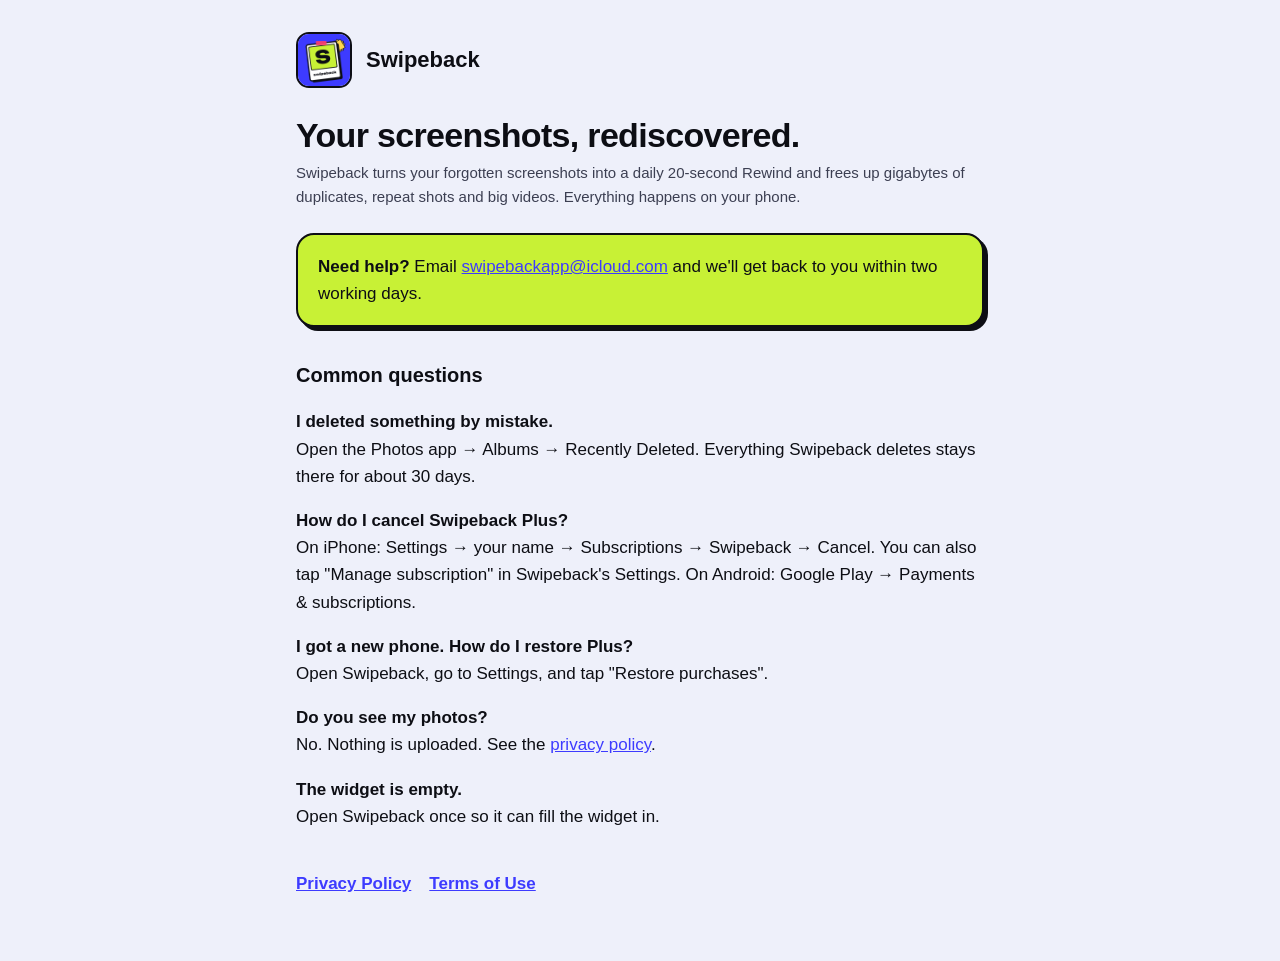
<file: index.html>
<!doctype html>
<html lang="en">
<head>
<meta charset="utf-8">
<meta name="viewport" content="width=device-width, initial-scale=1">
<title>Swipeback Support</title>
<link rel="icon" href="favicon.png">
<link rel="stylesheet" href="style.css">
</head>
<body>
<main>
  <header><img src="icon.png" alt=""><a href="index.html">Swipeback</a></header>
  <h1>Your screenshots, rediscovered.</h1>
  <p class="meta">Swipeback turns your forgotten screenshots into a daily 20-second Rewind and frees up gigabytes of duplicates, repeat shots and big videos. Everything happens on your phone.</p>

  <div class="box lime">
    <strong>Need help?</strong> Email <a href="mailto:swipebackapp@icloud.com">swipebackapp@icloud.com</a> and we'll get back to you within two working days.
  </div>

  <h2>Common questions</h2>
  <p><strong>I deleted something by mistake.</strong><br>Open the Photos app → Albums → Recently Deleted. Everything Swipeback deletes stays there for about 30 days.</p>
  <p><strong>How do I cancel Swipeback Plus?</strong><br>On iPhone: Settings → your name → Subscriptions → Swipeback → Cancel. You can also tap "Manage subscription" in Swipeback's Settings. On Android: Google Play → Payments &amp; subscriptions.</p>
  <p><strong>I got a new phone. How do I restore Plus?</strong><br>Open Swipeback, go to Settings, and tap "Restore purchases".</p>
  <p><strong>Do you see my photos?</strong><br>No. Nothing is uploaded. See the <a href="privacy.html">privacy policy</a>.</p>
  <p><strong>The widget is empty.</strong><br>Open Swipeback once so it can fill the widget in.</p>

  <nav><a href="privacy.html">Privacy Policy</a><a href="terms.html">Terms of Use</a></nav>
</main>
</body>
</html>
</file>
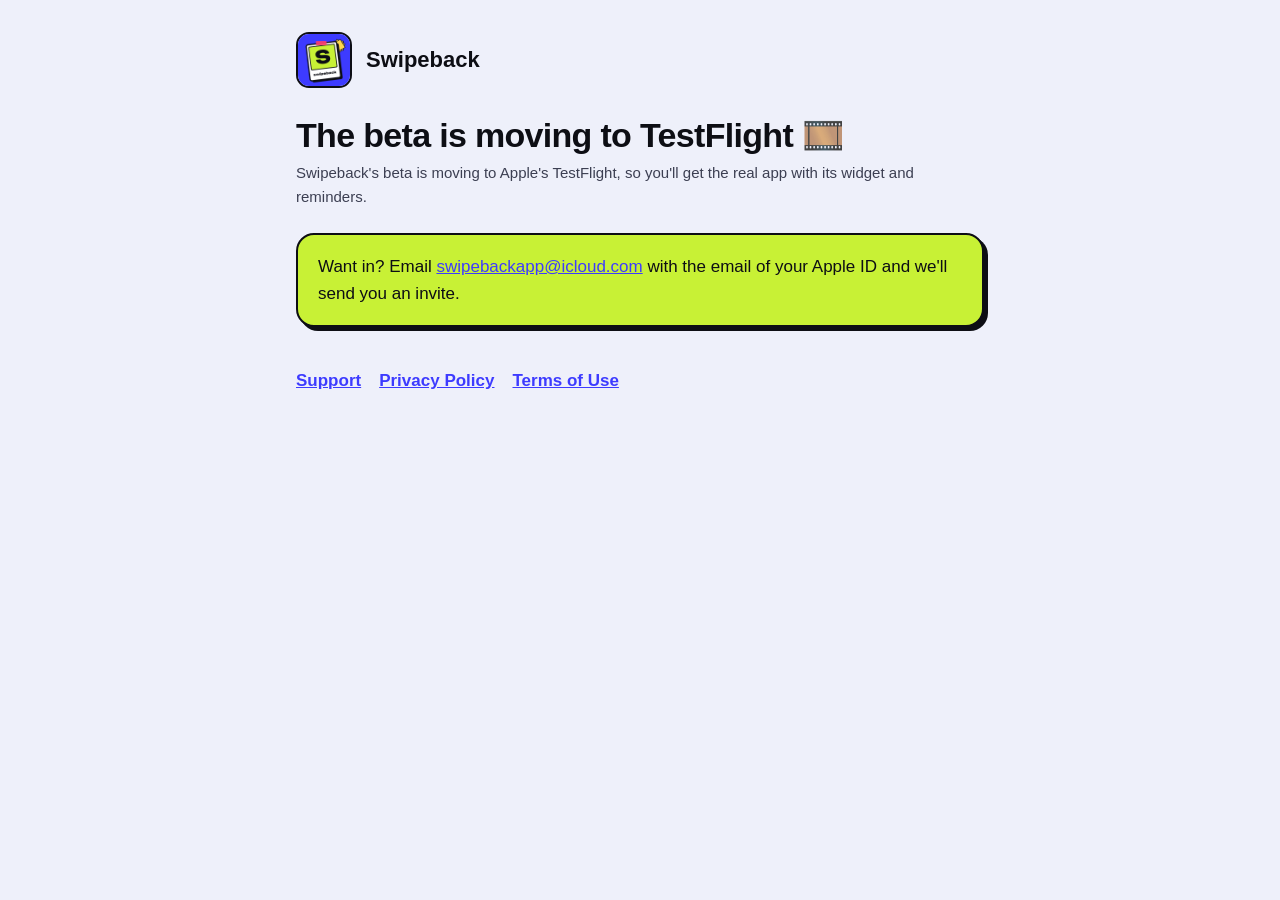
<file: beta.html>
<!doctype html>
<html lang="en">
<head>
<meta charset="utf-8">
<meta name="viewport" content="width=device-width, initial-scale=1">
<title>Swipeback beta</title>
<link rel="icon" href="favicon.png">
<link rel="stylesheet" href="style.css">
</head>
<body>
<main>
  <header><img src="icon.png" alt=""><a href="index.html">Swipeback</a></header>
  <h1>The beta is moving to TestFlight 🎞️</h1>
  <p class="meta">Swipeback's beta is moving to Apple's TestFlight, so you'll get the real app with its widget and reminders.</p>
  <div class="box lime">
    Want in? Email <a href="mailto:swipebackapp@icloud.com?subject=Swipeback%20beta">swipebackapp@icloud.com</a> with the email of your Apple ID and we'll send you an invite.
  </div>
  <nav><a href="index.html">Support</a><a href="privacy.html">Privacy Policy</a><a href="terms.html">Terms of Use</a></nav>
</main>
</body>
</html>
</file>
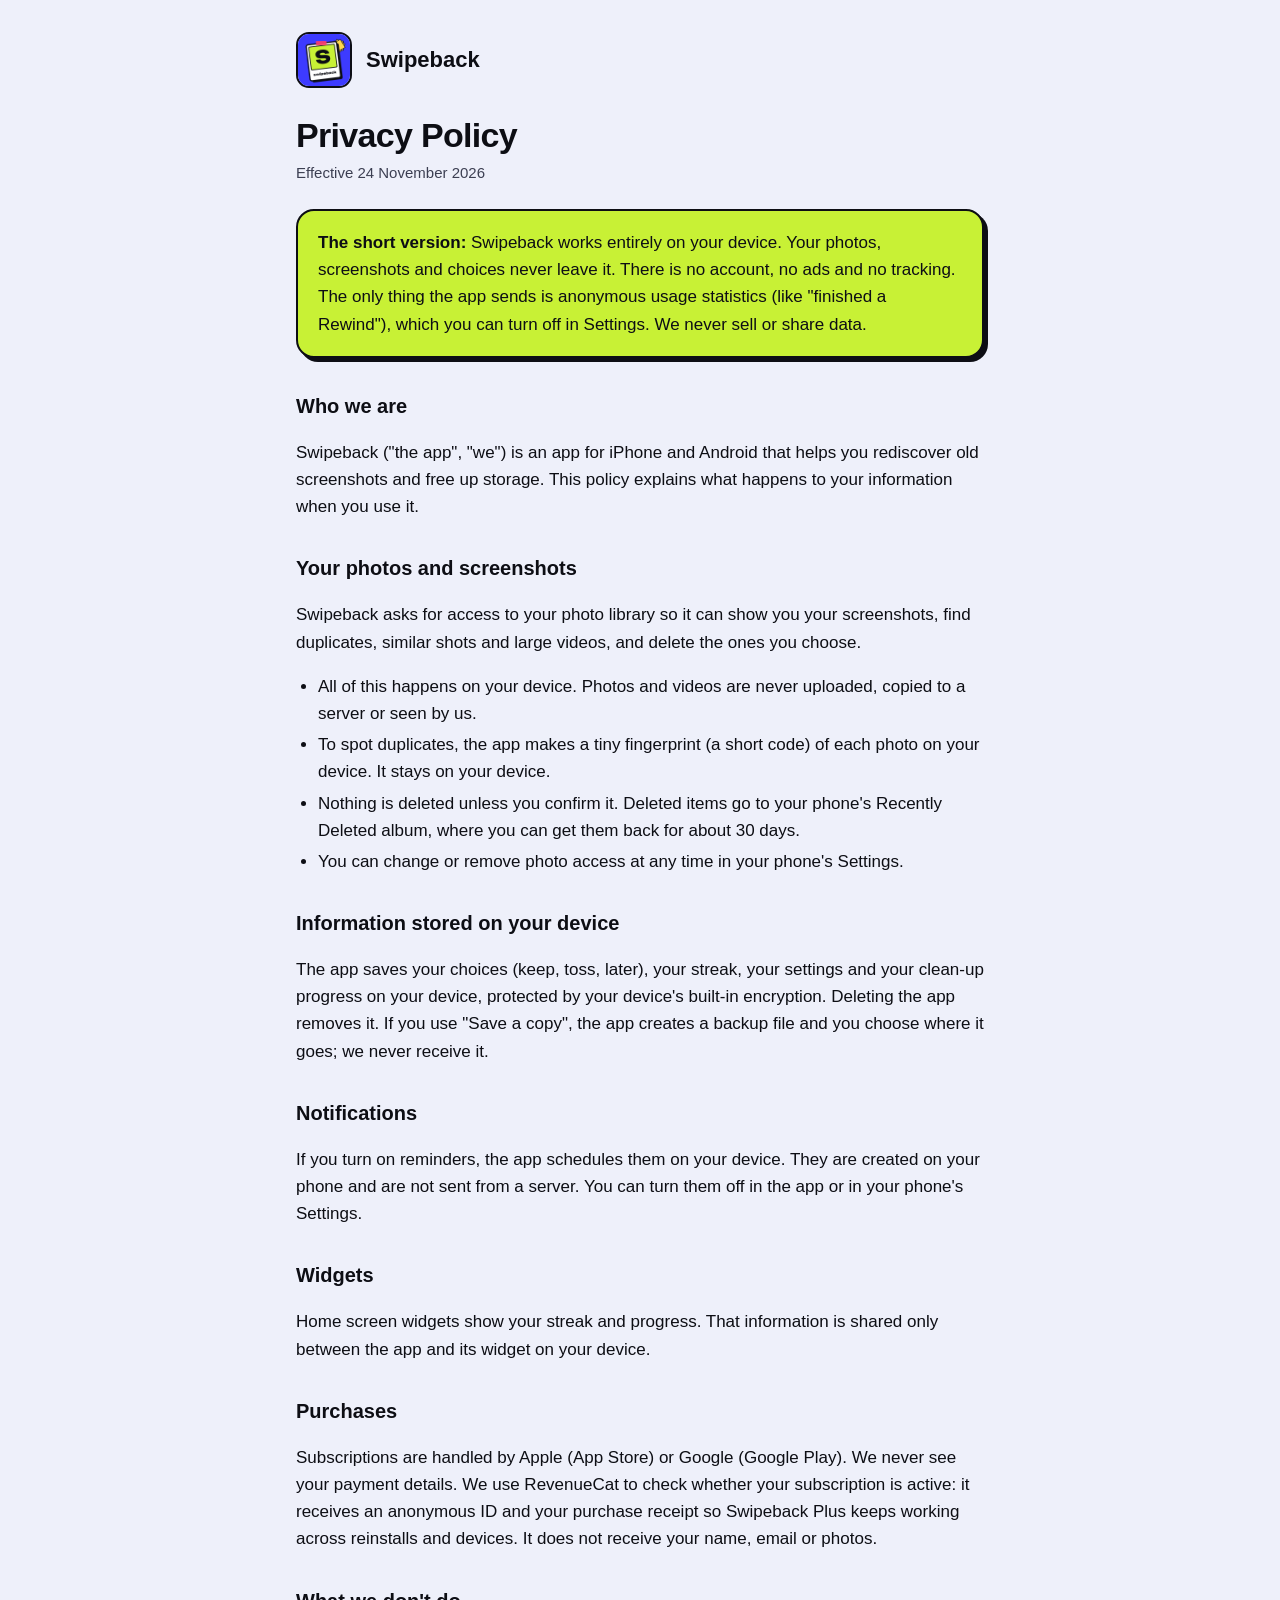
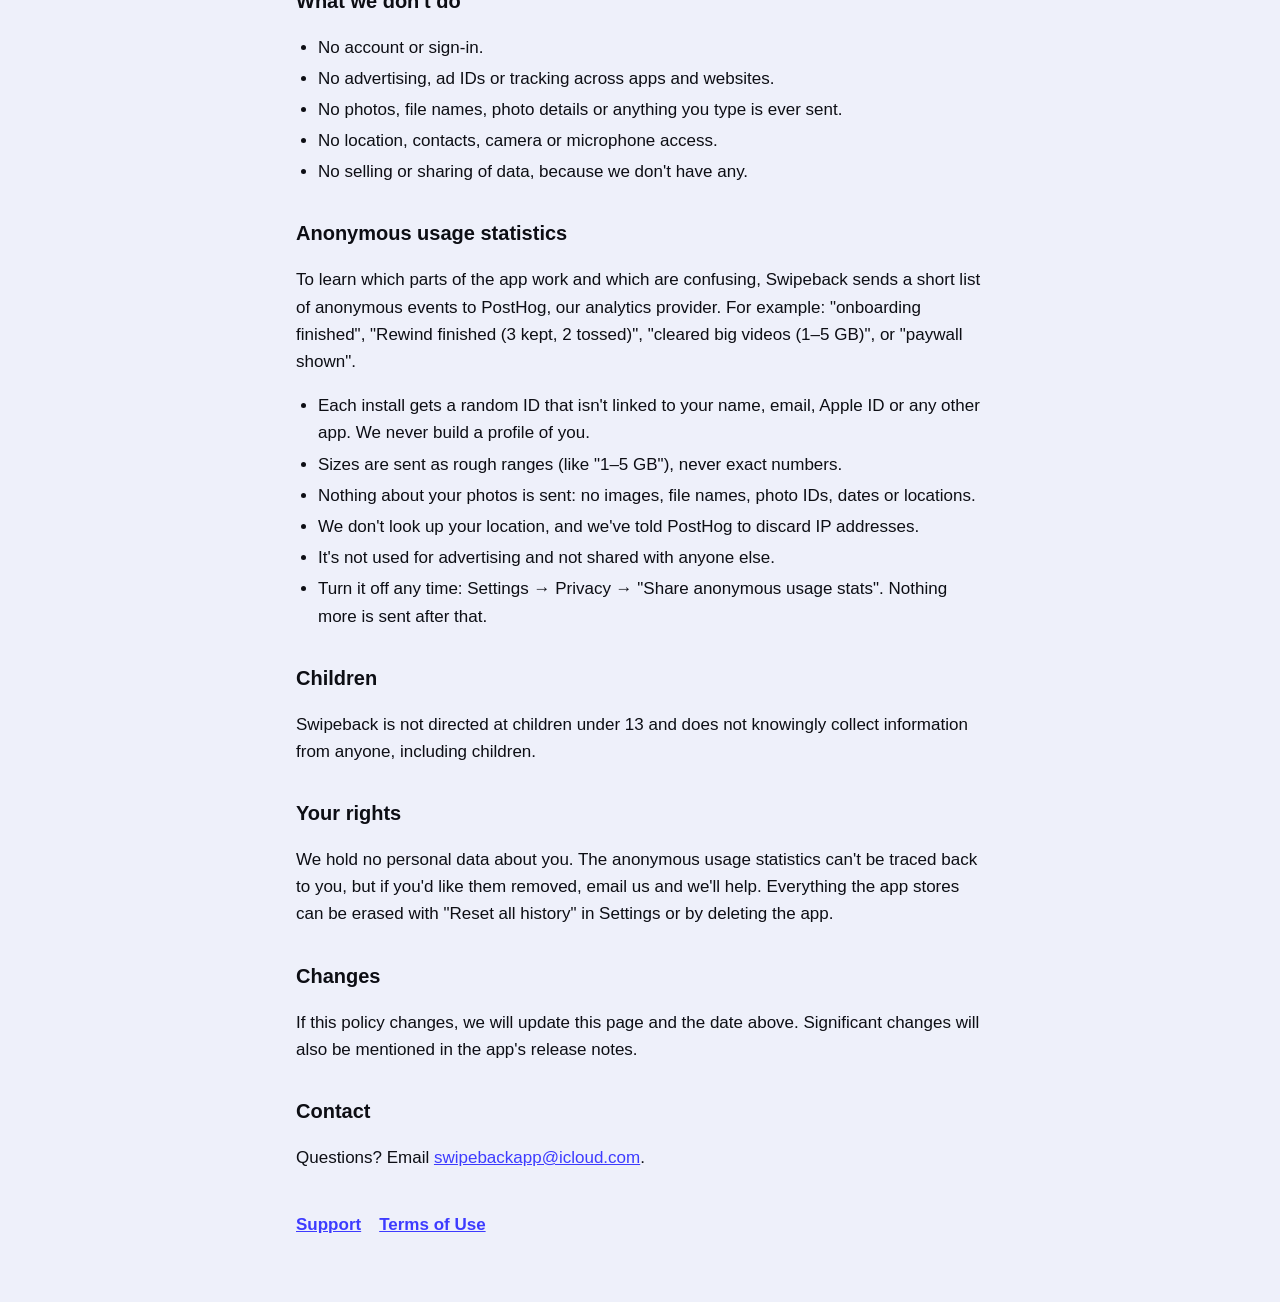
<file: privacy.html>
<!doctype html>
<html lang="en">
<head>
<meta charset="utf-8">
<meta name="viewport" content="width=device-width, initial-scale=1">
<title>Swipeback Privacy Policy</title>
<link rel="icon" href="favicon.png">
<link rel="stylesheet" href="style.css">
</head>
<body>
<main>
  <header><img src="icon.png" alt=""><a href="index.html">Swipeback</a></header>
  <h1>Privacy Policy</h1>
  <p class="meta">Effective 24 November 2026</p>

  <div class="box lime">
    <strong>The short version:</strong> Swipeback works entirely on your device. Your photos, screenshots and choices never leave it. There is no account, no ads and no tracking. The only thing the app sends is anonymous usage statistics (like "finished a Rewind"), which you can turn off in Settings. We never sell or share data.
  </div>

  <h2>Who we are</h2>
  <p>Swipeback ("the app", "we") is an app for iPhone and Android that helps you rediscover old screenshots and free up storage. This policy explains what happens to your information when you use it.</p>

  <h2>Your photos and screenshots</h2>
  <p>Swipeback asks for access to your photo library so it can show you your screenshots, find duplicates, similar shots and large videos, and delete the ones you choose.</p>
  <ul>
    <li>All of this happens on your device. Photos and videos are never uploaded, copied to a server or seen by us.</li>
    <li>To spot duplicates, the app makes a tiny fingerprint (a short code) of each photo on your device. It stays on your device.</li>
    <li>Nothing is deleted unless you confirm it. Deleted items go to your phone's Recently Deleted album, where you can get them back for about 30 days.</li>
    <li>You can change or remove photo access at any time in your phone's Settings.</li>
  </ul>

  <h2>Information stored on your device</h2>
  <p>The app saves your choices (keep, toss, later), your streak, your settings and your clean-up progress on your device, protected by your device's built-in encryption. Deleting the app removes it. If you use "Save a copy", the app creates a backup file and you choose where it goes; we never receive it.</p>

  <h2>Notifications</h2>
  <p>If you turn on reminders, the app schedules them on your device. They are created on your phone and are not sent from a server. You can turn them off in the app or in your phone's Settings.</p>

  <h2>Widgets</h2>
  <p>Home screen widgets show your streak and progress. That information is shared only between the app and its widget on your device.</p>

  <h2>Purchases</h2>
  <p>Subscriptions are handled by Apple (App Store) or Google (Google Play). We never see your payment details. We use RevenueCat to check whether your subscription is active: it receives an anonymous ID and your purchase receipt so Swipeback Plus keeps working across reinstalls and devices. It does not receive your name, email or photos.</p>

  <h2>What we don't do</h2>
  <ul>
    <li>No account or sign-in.</li>
    <li>No advertising, ad IDs or tracking across apps and websites.</li>
    <li>No photos, file names, photo details or anything you type is ever sent.</li>
    <li>No location, contacts, camera or microphone access.</li>
    <li>No selling or sharing of data, because we don't have any.</li>
  </ul>

  <h2>Anonymous usage statistics</h2>
  <p>To learn which parts of the app work and which are confusing, Swipeback sends a short list of anonymous events to PostHog, our analytics provider. For example: "onboarding finished", "Rewind finished (3 kept, 2 tossed)", "cleared big videos (1–5 GB)", or "paywall shown".</p>
  <ul>
    <li>Each install gets a random ID that isn't linked to your name, email, Apple ID or any other app. We never build a profile of you.</li>
    <li>Sizes are sent as rough ranges (like "1–5 GB"), never exact numbers.</li>
    <li>Nothing about your photos is sent: no images, file names, photo IDs, dates or locations.</li>
    <li>We don't look up your location, and we've told PostHog to discard IP addresses.</li>
    <li>It's not used for advertising and not shared with anyone else.</li>
    <li>Turn it off any time: Settings → Privacy → "Share anonymous usage stats". Nothing more is sent after that.</li>
  </ul>

  <h2>Children</h2>
  <p>Swipeback is not directed at children under 13 and does not knowingly collect information from anyone, including children.</p>

  <h2>Your rights</h2>
  <p>We hold no personal data about you. The anonymous usage statistics can't be traced back to you, but if you'd like them removed, email us and we'll help. Everything the app stores can be erased with "Reset all history" in Settings or by deleting the app.</p>

  <h2>Changes</h2>
  <p>If this policy changes, we will update this page and the date above. Significant changes will also be mentioned in the app's release notes.</p>

  <h2>Contact</h2>
  <p>Questions? Email <a href="mailto:swipebackapp@icloud.com">swipebackapp@icloud.com</a>.</p>

  <nav><a href="index.html">Support</a><a href="terms.html">Terms of Use</a></nav>
</main>
</body>
</html>
</file>
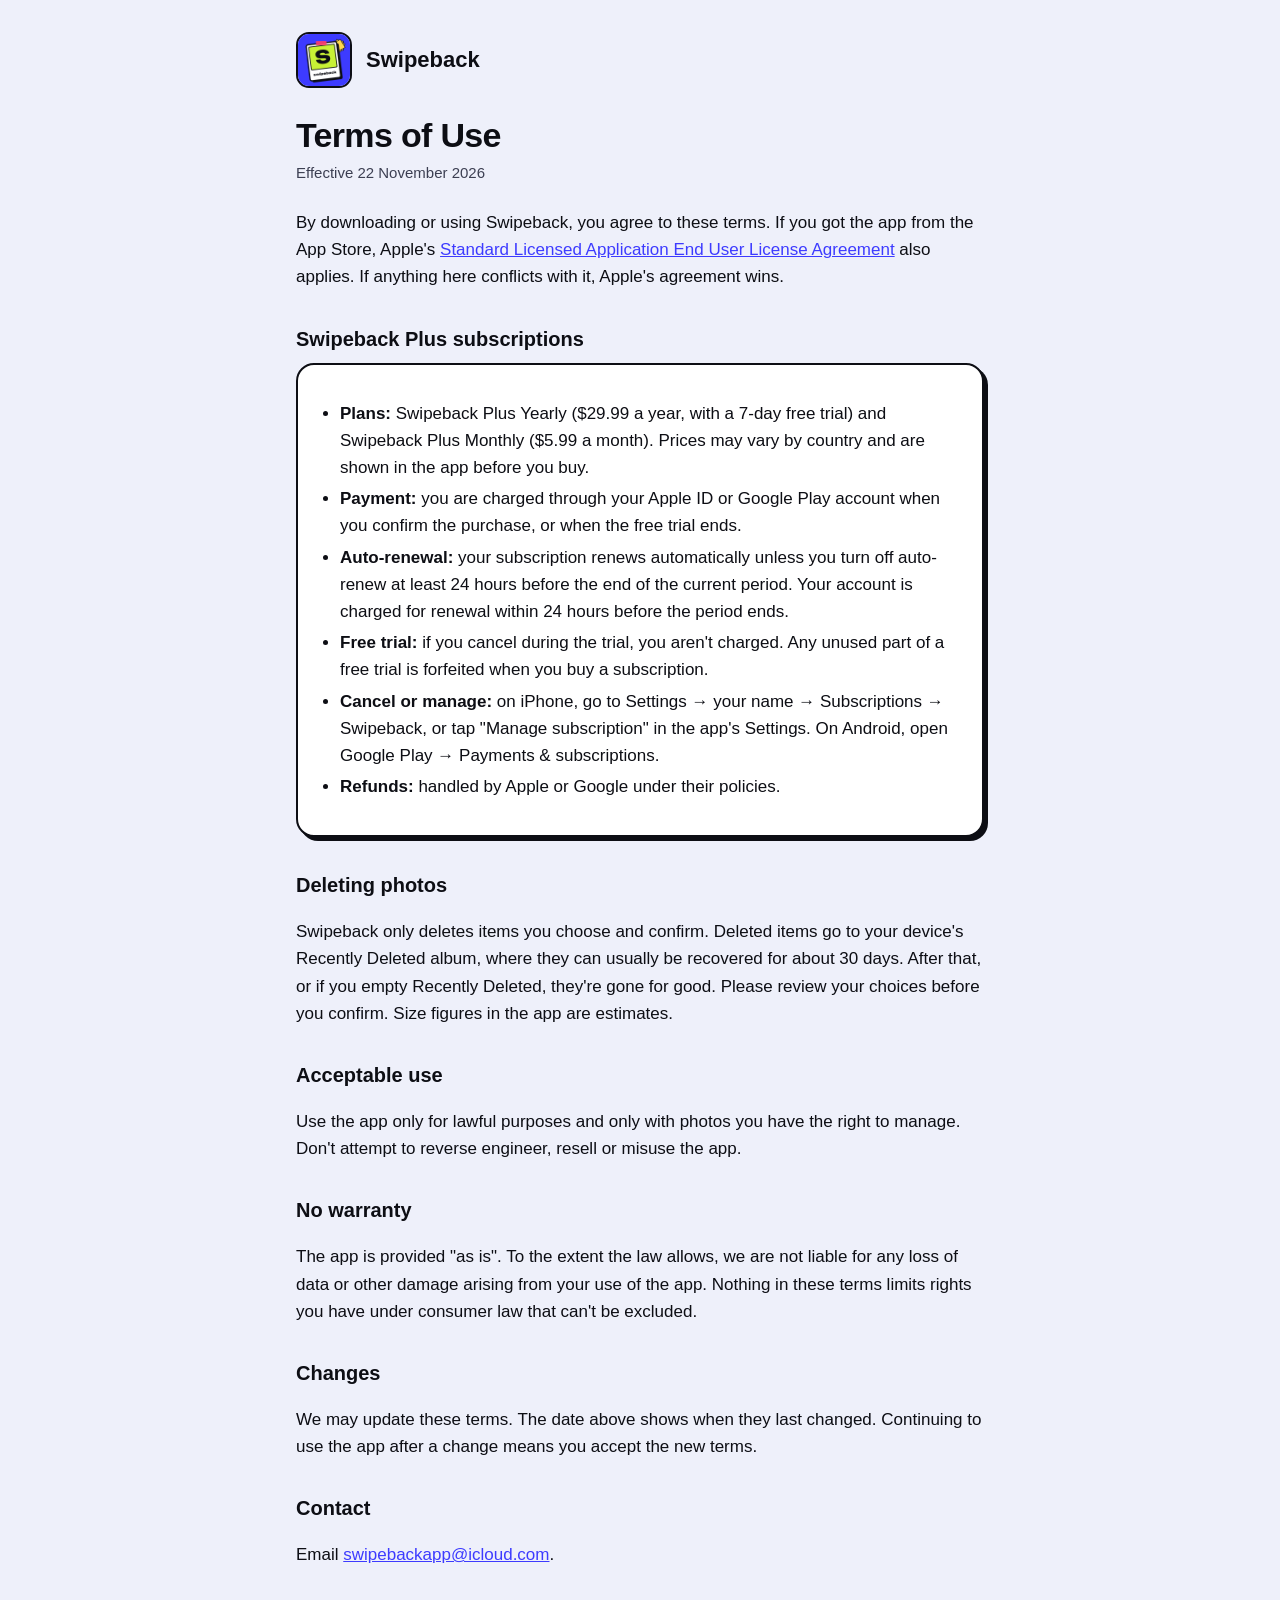
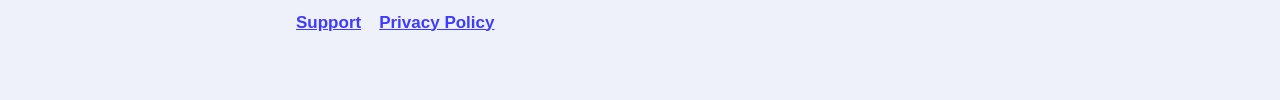
<file: terms.html>
<!doctype html>
<html lang="en">
<head>
<meta charset="utf-8">
<meta name="viewport" content="width=device-width, initial-scale=1">
<title>Swipeback Terms of Use</title>
<link rel="icon" href="favicon.png">
<link rel="stylesheet" href="style.css">
</head>
<body>
<main>
  <header><img src="icon.png" alt=""><a href="index.html">Swipeback</a></header>
  <h1>Terms of Use</h1>
  <p class="meta">Effective 22 November 2026</p>

  <p>By downloading or using Swipeback, you agree to these terms. If you got the app from the App Store, Apple's <a href="https://www.apple.com/legal/internet-services/itunes/dev/stdeula/">Standard Licensed Application End User License Agreement</a> also applies. If anything here conflicts with it, Apple's agreement wins.</p>

  <h2>Swipeback Plus subscriptions</h2>
  <div class="box">
    <ul>
      <li><strong>Plans:</strong> Swipeback Plus Yearly ($29.99 a year, with a 7-day free trial) and Swipeback Plus Monthly ($5.99 a month). Prices may vary by country and are shown in the app before you buy.</li>
      <li><strong>Payment:</strong> you are charged through your Apple ID or Google Play account when you confirm the purchase, or when the free trial ends.</li>
      <li><strong>Auto-renewal:</strong> your subscription renews automatically unless you turn off auto-renew at least 24 hours before the end of the current period. Your account is charged for renewal within 24 hours before the period ends.</li>
      <li><strong>Free trial:</strong> if you cancel during the trial, you aren't charged. Any unused part of a free trial is forfeited when you buy a subscription.</li>
      <li><strong>Cancel or manage:</strong> on iPhone, go to Settings → your name → Subscriptions → Swipeback, or tap "Manage subscription" in the app's Settings. On Android, open Google Play → Payments &amp; subscriptions.</li>
      <li><strong>Refunds:</strong> handled by Apple or Google under their policies.</li>
    </ul>
  </div>

  <h2>Deleting photos</h2>
  <p>Swipeback only deletes items you choose and confirm. Deleted items go to your device's Recently Deleted album, where they can usually be recovered for about 30 days. After that, or if you empty Recently Deleted, they're gone for good. Please review your choices before you confirm. Size figures in the app are estimates.</p>

  <h2>Acceptable use</h2>
  <p>Use the app only for lawful purposes and only with photos you have the right to manage. Don't attempt to reverse engineer, resell or misuse the app.</p>

  <h2>No warranty</h2>
  <p>The app is provided "as is". To the extent the law allows, we are not liable for any loss of data or other damage arising from your use of the app. Nothing in these terms limits rights you have under consumer law that can't be excluded.</p>

  <h2>Changes</h2>
  <p>We may update these terms. The date above shows when they last changed. Continuing to use the app after a change means you accept the new terms.</p>

  <h2>Contact</h2>
  <p>Email <a href="mailto:swipebackapp@icloud.com">swipebackapp@icloud.com</a>.</p>

  <nav><a href="index.html">Support</a><a href="privacy.html">Privacy Policy</a></nav>
</main>
</body>
</html>
</file>
<file: style.css>
:root { --paper:#EEF0FA; --ink:#0D0E14; --ink2:#3C3F52; --brand:#3D3BFF; --lime:#C8F135; --card:#fff; }
* { box-sizing: border-box; }
body { margin: 0; background: var(--paper); color: var(--ink); font: 17px/1.6 -apple-system, BlinkMacSystemFont, "Segoe UI", Roboto, sans-serif; }
main { max-width: 720px; margin: 0 auto; padding: 32px 16px 64px; }
header { display: flex; align-items: center; gap: 14px; margin-bottom: 28px; }
header img { width: 56px; height: 56px; border-radius: 13px; border: 2px solid var(--ink); }
header a { color: var(--ink); text-decoration: none; font-weight: 800; font-size: 22px; }
h1 { font-size: 34px; line-height: 1.15; margin: 0 0 6px; letter-spacing: -0.02em; }
h2 { font-size: 20px; margin: 32px 0 8px; }
.meta { color: var(--ink2); font-size: 15px; margin: 0 0 24px; }
.box { background: var(--card); border: 2px solid var(--ink); border-radius: 18px; padding: 18px 20px; box-shadow: 4px 4px 0 var(--ink); }
.box.lime { background: var(--lime); }
a { color: var(--brand); }
ul { padding-left: 22px; }
li { margin: 4px 0; }
nav { display: flex; gap: 18px; flex-wrap: wrap; margin-top: 40px; font-weight: 700; }
</file>
